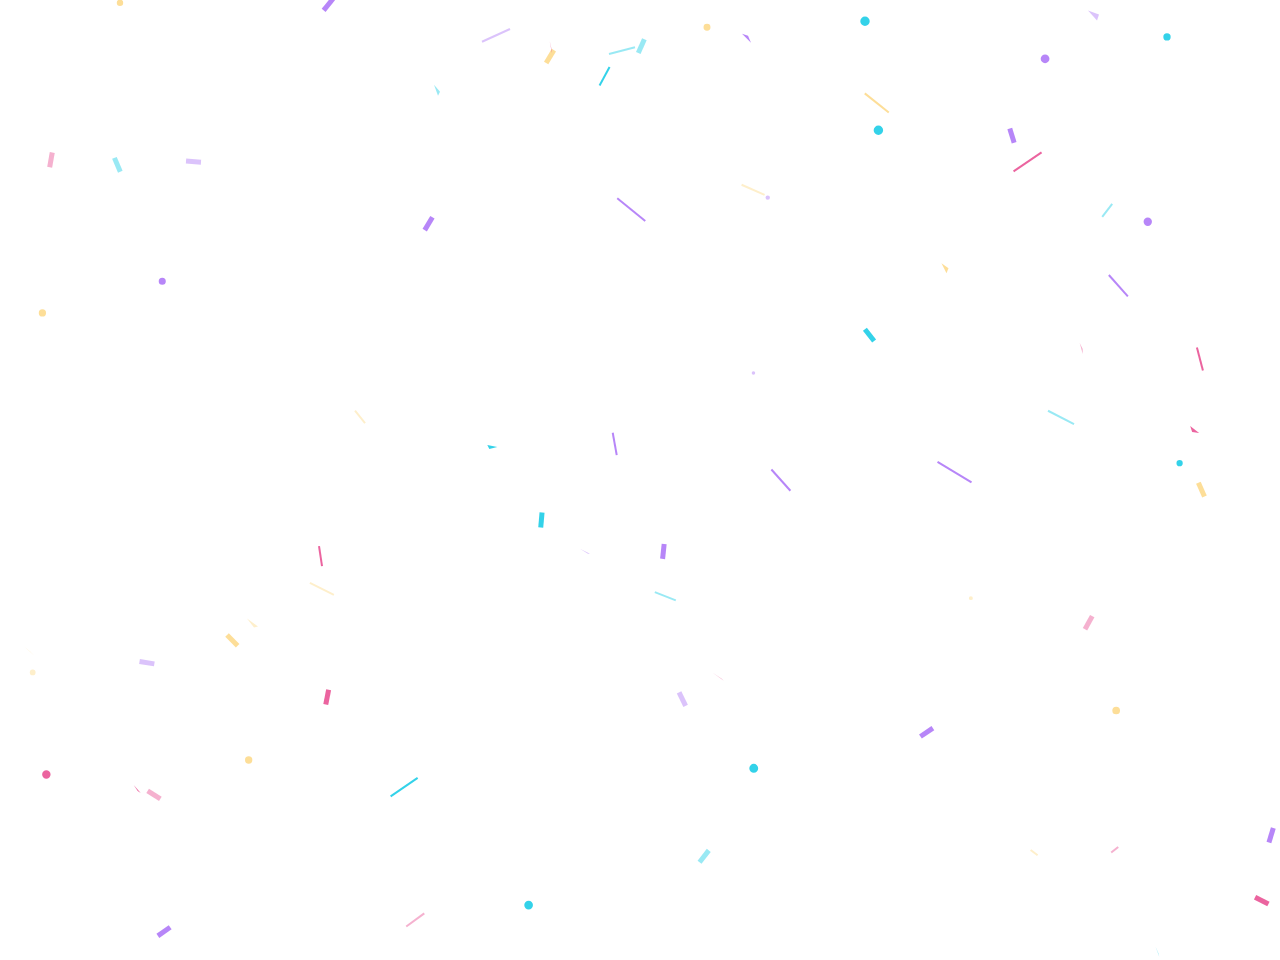
<file: index.html>
<!DOCTYPE html>
<html>

<head>
    <meta charset="utf-8" />
    <meta name="viewport" content="width=device-width" />
    <title>Happy Birthday cap....tain!</title>
    <meta name="robots" content="index, follow" />
    <meta name="keywords" content="Birthday, Happy">
    <!-- Strat of Facebook Meta -->
    <meta property="og:type" content="Happy Birthday cap....tain" />
    <meta property="og:image" content="images_or_extras/favicon.ico" />
    <meta property="og:description" content="Wish you a very Happy Birthday Choti Master urf Zubiya">
    <!-- End of Facebook Meta Tags -->
    <meta name="viewport" content="width=device-width, initial-scale=1.0, user-scalable=0, minimum-scale=1.0, maximum-scale=1.0">
    <meta name="apple-mobile-web-app-capable" content="yes">
    <meta name="apple-mobile-web-app-status-bar-style" content="black">
    <meta http-equiv="X-UA-Compatible" content="IE=9; IE=8; IE=7; IE=EDGE" />
    <link rel="stylesheet" href="styles/flexbox-center-container.css" media="all">
    <link rel="stylesheet" href="styles/system-fonts.css" media="all">
    <link rel="stylesheet" href="styles/start_style.css" media="all">
    <link rel="icon" href="images_or_extras/favicon.ico">
    <link rel="stylesheet" href="styles/style.css" media="all">
    <link rel="icon" href="favicon.ico">
    <link rel="stylesheet" href="https://maxcdn.bootstrapcdn.com/bootstrap/3.3.1/css/bootstrap.min.css">
</head>

<body>
    <canvas id=c></canvas>
    <canvas id="confetti"></canvas>

    <div class="container" id="count">
        <h1 id="head">Countdown to your birthday:</h1>
        <ul>
            <li><span id="day"></span>days</li>
            <li><span id="hour"></span>hours</li>
            <li><span id="minute"></span>minutes</li>
            <li><span id="second"></span>seconds</li>
        </ul>
    </div>
    <div id="merrywrap" class="merrywrap">
        <canvas id="snowfall"></canvas>
        <div class="giftbox">
            <div class="cover">
                <div></div>
            </div>
            <div class="box"></div>
        </div>
        <div class="navbar navbar-fixed-bottom">
            <div class="row">
                <div class="col-md-6 text-center col-md-offset-3">
                    <a href="party.html" class="btn btn-primary" id="turn_on" style="display: none;">Let's Start the party</a>
                    <!-- <button class="btn btn-primary" id="cake_cut">Lrt's Cut the Cake</button> -->
                </div>
            </div>
        </div>
    </div>
</body>
<script src="script/confetti.min.js" charset="utf-8"></script>
<script src="script/index.js" charset="utf-8"></script>
<script src="https://ajax.googleapis.com/ajax/libs/jquery/1.11.2/jquery.min.js"></script>

</html>
</file>
<file: styles/flexbox-center-container.css>
html, body {
  height: 100%;
  margin: 0;
}

body {
  -webkit-box-align: center;
  -ms-flex-align: center;
  align-items: center;
  display: -webkit-box;
  display: -ms-flexbox;
  display: flex;
}

.container {
  margin: 0 auto;
}
</file>
<file: styles/system-fonts.css>
body {
  font-family: -apple-system, 
    BlinkMacSystemFont, 
    "Segoe UI", 
    Roboto, 
    Oxygen-Sans, 
    Ubuntu, 
    Cantarell, 
    "Helvetica Neue", 
    sans-serif;
}
</file>
<file: styles/start_style.css>
* {
    box-sizing: border-box;
    margin: 0;
    padding: 0;
}

canvas {
    position: absolute;
    top: 0;
    left: 0;
}

body {
    background: #ffffff;
    overflow: hidden;
}

.container {
    color: rgba(55, 59, 65, 0.8);
    font-family: Helvetica, sans-serif;
    font-weight: lighter;
    text-align: center;
    padding-left: 10px;
}

h1 {
    font-weight: normal;
}

li {
    display: inline-block;
    font-size: 1.5em;
    list-style-type: none;
    padding: 1em;
    text-transform: uppercase;
}

li span {
    display: block;
    font-size: 4.5rem;
}

.merrywrap {
    position: absolute;
    right: 40px;
    left: 40px;
    bottom: 80px;
    top: 40px;
}

.giftbox {
    position: absolute;
    width: 300px;
    height: 200px;
    left: 50%;
    margin-left: -150px;
    bottom: 0;
    z-index: 10;
}

.giftbox>div {
    background: #F64747;
    position: absolute;
    box-shadow: 5px 10px 18px rgba(0, 0, 0, 0.4);
}

.giftbox>div:after,
.giftbox>div:before {
    position: absolute;
    content: "";
    top: 0;
}

.giftbox:after {
    position: absolute;
    color: #fff;
    width: 100%;
    content: "Click Me!";
    left: 0;
    bottom: 0;
    font-size: 24px;
    text-align: center;
    transform: rotate(-20deg);
    transform-origin: 0 0;
}

.giftbox .cover {
    width: 100%;
    top: 0;
    left: 0;
    height: 25%;
    z-index: 2;
}

.giftbox .cover:before {
    position: absolute;
    height: 100%;
    left: 50%;
    width: 50px;
    transform: translateX(-50%);
    background: #2C3E50;
}

.giftbox .cover>div {
    position: absolute;
    width: 50px;
    height: 50px;
    left: 50%;
    top: -50px;
    transform: translateX(-50%);
}

.giftbox .cover>div:before,
.giftbox .cover>div:after {
    position: absolute;
    left: 0;
    top: 0;
    width: 100%;
    height: 100%;
    content: "";
    box-shadow: inset 0 0 0 15px #2C3E50;
    border-radius: 30px;
    transform-origin: 50% 100%;
}

.giftbox .cover>div:before {
    transform: translateX(-45%) skewY(40deg);
}

.giftbox .cover>div:after {
    transform: translateX(45%) skewY(-40deg);
}

.giftbox .box {
    right: 5%;
    left: 5%;
    height: 80%;
    bottom: 0;
}

.giftbox .box:before {
    width: 50px;
    height: 100%;
    left: 50%;
    transform: translateX(-50%);
    background: #2C3E50;
}

.giftbox .box:after {
    width: 100%;
    height: 30px;
    background: rgba(0, 0, 0, 0);
}

.step-1 .giftbox {
    animation: wobble 0.5s linear infinite forwards;
}

.step-1 .cover {
    animation: wobble 0.5s linear infinite 5s forwards;
}

.step-1 .icons .row span {
    opacity: 1;
}

.step-2 .giftbox:after {
    opacity: 0;
}

.step-3 .giftbox,
.step-4 .giftbox {
    opacity: 0;
    z-index: 1;
}

.step-3 .giftbox:after,
.step-4 .giftbox:after {
    opacity: 0;
}

.step-2 .giftbox .cover {
    animation: flyUp 2s ease-in forwards;
}

.step-2 .giftbox .box {
    animation: flyDown 2s ease-in 0.05s forwards;
}

@keyframes wobble {
    25% {
        transform: rotate(4deg);
    }
    75% {
        transform: rotate(-2deg);
    }
}

@keyframes flyUp {
    75% {
        opacity: 1;
    }
    100% {
        transform: translateY(-1000px) rotate(20deg);
        opacity: 0;
    }
}

@keyframes flyDown {
    75% {
        opacity: 1;
    }
    100% {
        transform: translateY(100%);
        opacity: 0;
    }
}

@media (max-width:760px) {
    li {
        display: inline-block;
        font-size: 0.8em;
        list-style-type: none;
        padding: 0.3em;
        text-transform: uppercase;
    }
    li span {
        display: block;
        font-size: 3.5rem;
    }
    .giftbox {
        position: absolute;
        width: 300px;
        height: 200px;
        left: 50%;
        margin-left: -110px;
        bottom: 0;
        z-index: 10;
    }
}
</file>
<file: styles/style.css>
* {
    caret-color: transparent;
}

body {
    margin: 0;
    padding: 0;
    background: #06031d;
}

#king {
    position: fixed;
    top: 20vh;
    right: 50%;
    display: none;
    z-index: 10000;
}

.wrapper {
    position: relative;
    width: 50px;
    /* margin: 150px auto; */
    perspective: 1000px;
    margin-bottom: 250px;
}

.img-area {
    position: absolute;
    width: 100%;
    height: 100%;
    transform-style: preserve-3d;
    transform: rotateY(-360deg) translateZ(-300px);
    animation: animate 25s steps(1000, end) infinite;
}

.single-img {
    position: absolute;
    width: 250px;
    height: 210px;
    top: 10px;
    left: 10px;
}

.single-img img {
    width: 250px;
    height: 210px;
    border: 5px solid #fff;
}

.single-img.img-one {
    transform: rotateY(0deg) translateZ(250px);
}

.single-img.img-two {
    transform: rotateY(60deg) translateZ(250px);
}

.single-img.img-three {
    transform: rotateY(120deg) translateZ(250px);
}

.single-img.img-four {
    transform: rotateY(180deg) translateZ(250px);
}

.single-img.img-five {
    transform: rotateY(240deg) translateZ(250px);
}

.single-img.img-six {
    transform: rotateY(300deg) translateZ(250px);
}

@keyframes animate {
    from {
        transform: rotateY(-360deg);
    }
    to {
        transform: rotateY(0deg);
    }
}

@media (max-width:760px) {
    .single-img {
        position: absolute;
        width: 200px;
        height: 200px;
        top: 10px;
        left: 10px;
    }
    .single-img img {
        width: 200px;
        height: 200px;
        border: 5px solid #fff;
    }
    .single-img.img-one {
        transform: rotateY(0deg) translateZ(200px);
    }
    .single-img.img-two {
        transform: rotateY(60deg) translateZ(200px);
    }
    .single-img.img-three {
        transform: rotateY(120deg) translateZ(200px);
    }
    .single-img.img-four {
        transform: rotateY(180deg) translateZ(200px);
    }
    .single-img.img-five {
        transform: rotateY(240deg) translateZ(200px);
    }
    .single-img.img-six {
        transform: rotateY(300deg) translateZ(200px);
    }
    #king {
        position: fixed;
        top: 20vh;
        right: 45%;
        display: none;
        z-index: 10;
    }
}
</file>
